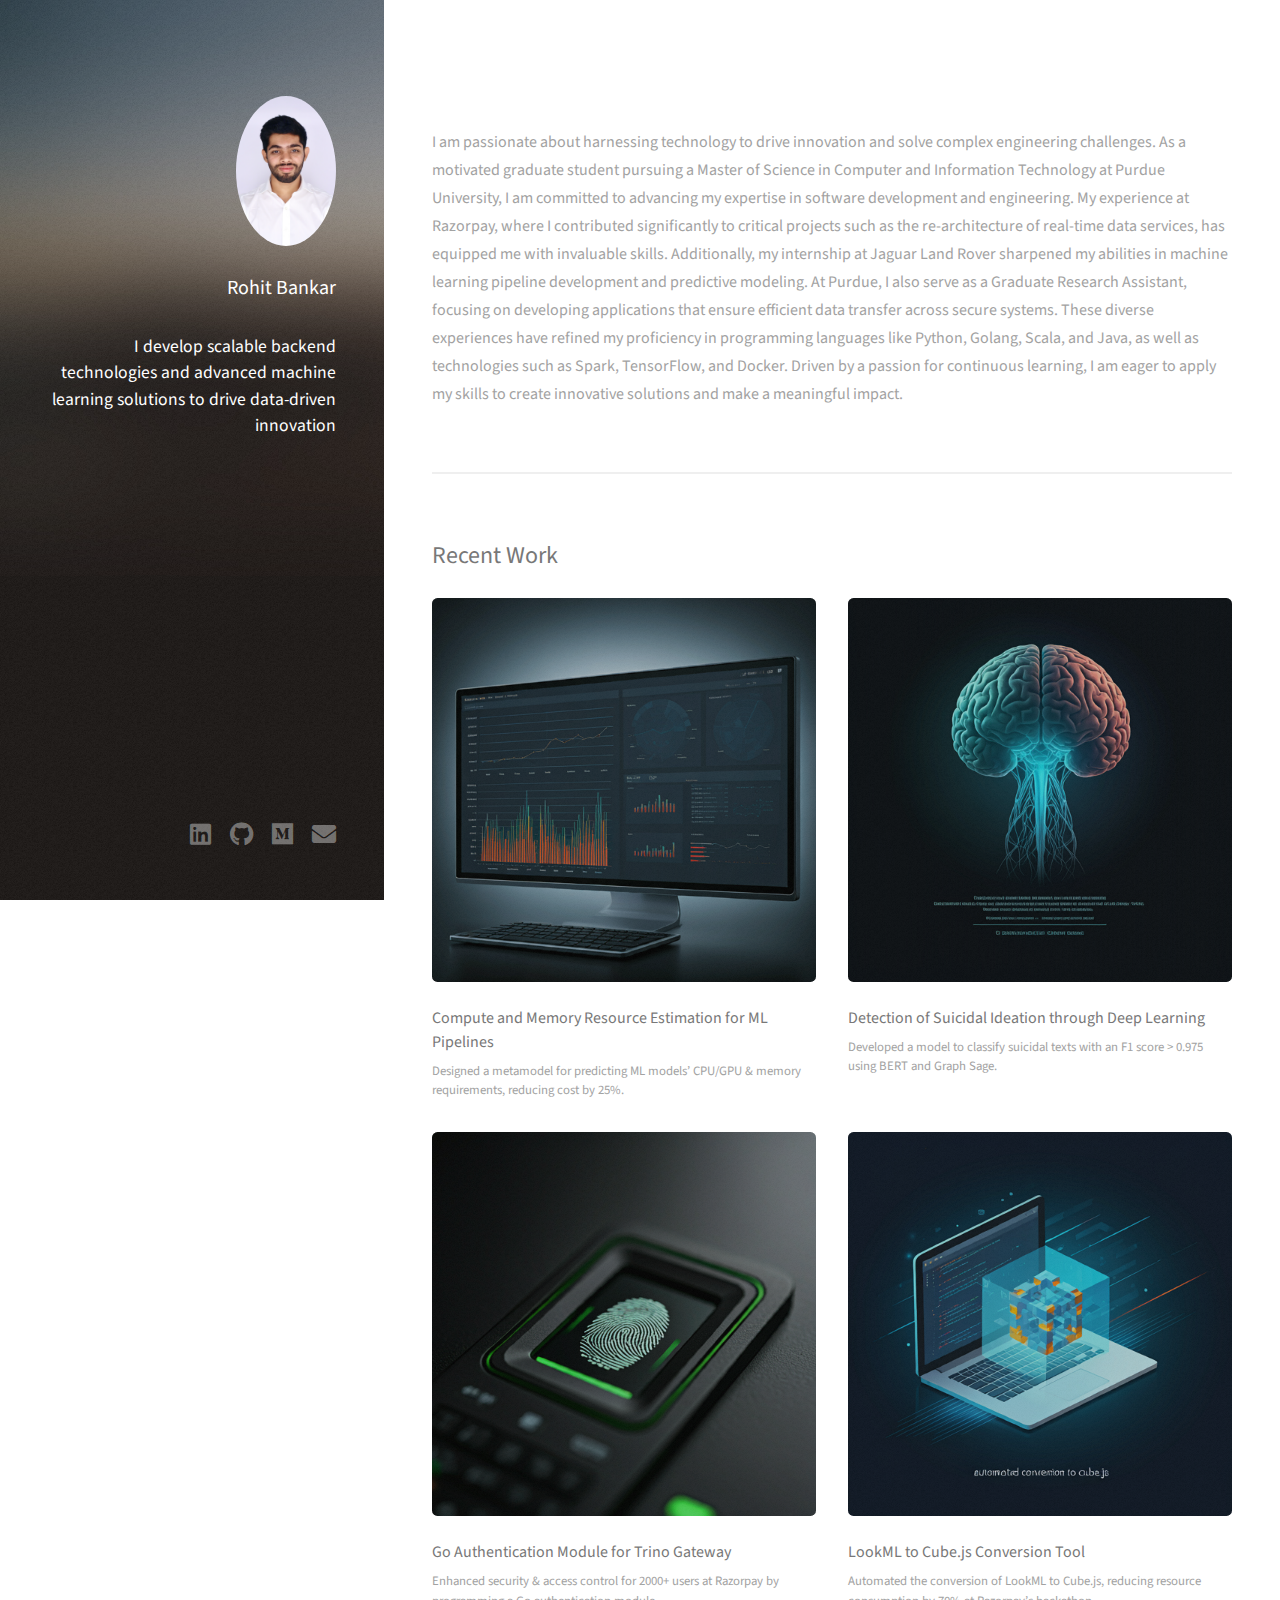
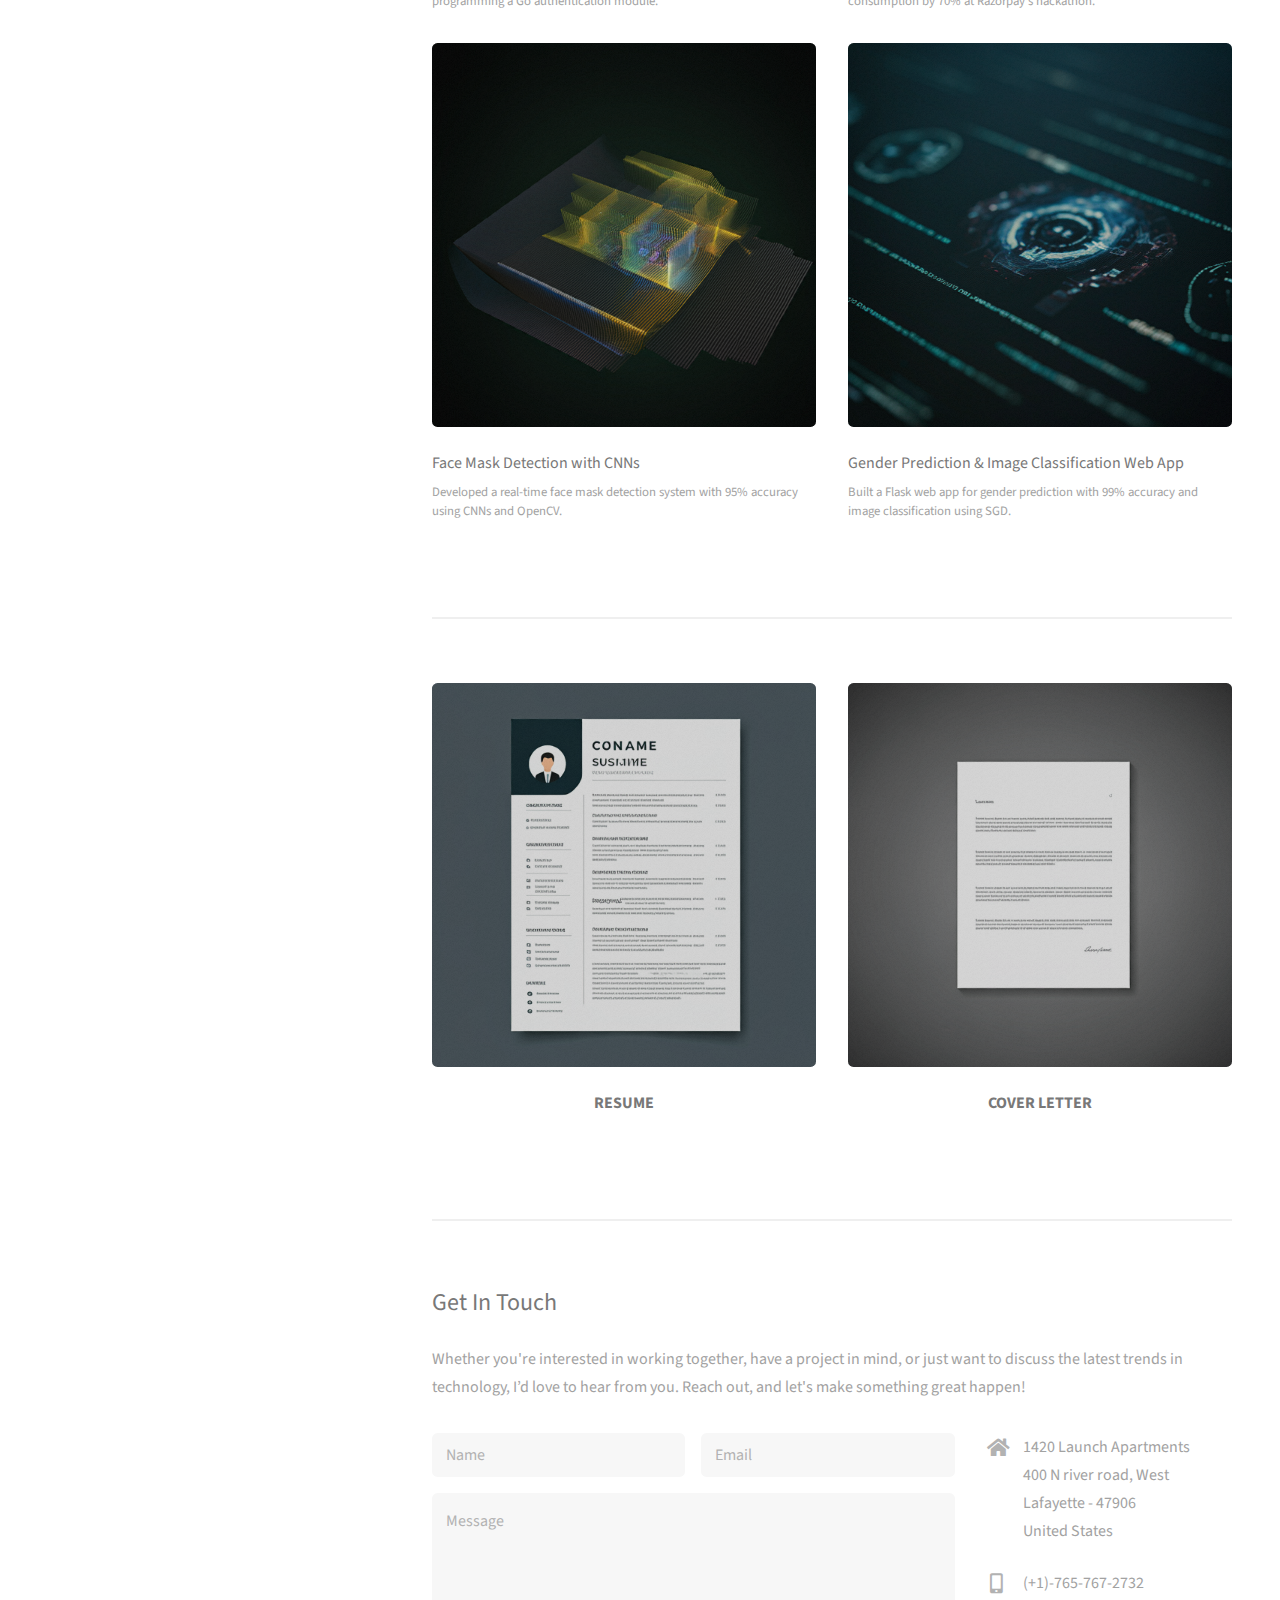
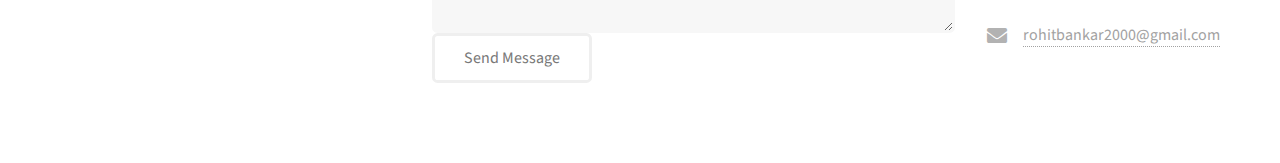
<file: index.html>
<!DOCTYPE HTML>
<!--
	Strata by HTML5 UP
	html5up.net | @ajlkn
	Free for personal and commercial use under the CCA 3.0 license (html5up.net/license)
-->
<html>
	<head>
		<title>Rohit's Zone</title>
		<meta charset="utf-8" />
		<meta name="viewport" content="width=device-width, initial-scale=1, user-scalable=no" />
		<link rel="stylesheet" href="assets/css/main.css" />
	</head>
	<body class="is-preload">

		<!-- Header -->
			<header id="header">
				<div class="inner">
					<a href="#" class="image avatar"><img src="images/rohit.jpg" alt="" /></a>
					<h1><strong>Rohit Bankar</strong><br /></h1>
					<br />
					<h4>I develop scalable backend technologies and advanced machine learning solutions to drive data-driven innovation</h4>
				</div>
			</header>

		<!-- Main -->
			<div id="main">

				<!-- One -->
					<section id="one">
						<header class="major">
							<h2></h2>
						</header>
						<p>
							I am passionate about harnessing technology to drive innovation and solve complex
							engineering challenges. As a motivated graduate student pursuing a Master of Science in
							Computer and Information Technology at Purdue University, I am committed to advancing my
							expertise in software development and engineering. My experience at Razorpay, where I
							contributed significantly to critical projects such as the re-architecture of real-time
							data services, has equipped me with invaluable skills. Additionally, my internship at
							Jaguar Land Rover sharpened my abilities in machine learning pipeline development and
							predictive modeling. At Purdue, I also serve as a Graduate Research Assistant, focusing on
							developing applications that ensure efficient data transfer across secure systems. These
							diverse experiences have refined my proficiency in programming languages like Python,
							Golang, Scala, and Java, as well as technologies such as Spark, TensorFlow, and Docker.
							Driven by a passion for continuous learning, I am eager to apply my skills to create
							innovative solutions and make a meaningful impact.
						</p>
<!--						<ul class="actions">-->
<!--							<li><a href="#" class="button">Learn More</a></li>-->
<!--						</ul>-->
					</section>

				<!-- Two -->
					<section id="two">
						<h2>Recent Work</h2>
						<div class="row">
							<!-- Project 1: Resource Estimation for ML Pipelines -->
							<article class="col-6 col-12-xsmall work-item">
								<a class="image fit thumb">
									<img src="images/thumbs/machine_learning_resource.png" alt="Resource Estimation for ML Pipelines" />
								</a>
								<h3>Compute and Memory Resource Estimation for ML Pipelines</h3>
								<p>Designed a metamodel for predicting ML models’ CPU/GPU & memory requirements, reducing cost by 25%.</p>
							</article>

							<!-- Project 2: Detection of Suicidal Ideation -->
							<article class="col-6 col-12-xsmall work-item">
								<a class="image fit thumb">
									<img src="images/thumbs/suicidial_ideation_detection.png" alt="Detection of Suicidal Ideation" />
								</a>
								<h3>Detection of Suicidal Ideation through Deep Learning</h3>
								<p>Developed a model to classify suicidal texts with an F1 score > 0.975 using BERT and Graph Sage.</p>
							</article>

							<!-- Project 3: Go Authentication Module -->
							<article class="col-6 col-12-xsmall work-item">
								<a class="image fit thumb">
									<img src="images/thumbs/authentication.png" alt="Go Authentication Module" />
								</a>
								<h3>Go Authentication Module for Trino Gateway</h3>
								<p>Enhanced security & access control for 2000+ users at Razorpay by programming a Go authentication module.</p>
							</article>

							<!-- Project 4: LookML to Cube.js Converter -->
							<article class="col-6 col-12-xsmall work-item">
								<a class="image fit thumb">
									<img src="images/thumbs/lookml_cubejs.png" alt="LookML to Cube.js Converter" />
								</a>
								<h3>LookML to Cube.js Conversion Tool</h3>
								<p>Automated the conversion of LookML to Cube.js, reducing resource consumption by 70% at Razorpay’s hackathon.</p>
							</article>

							<!-- Project 5: Face Mask Detection -->
							<article class="col-6 col-12-xsmall work-item">
								<a class="image fit thumb">
									<img src="images/thumbs/face_cnn.png" alt="Face Mask Detection" />
								</a>
								<h3>Face Mask Detection with CNNs</h3>
								<p>Developed a real-time face mask detection system with 95% accuracy using CNNs and OpenCV.</p>
							</article>

							<!-- Project 6: Gender Prediction Web App -->
							<article class="col-6 col-12-xsmall work-item">
								<a class="image fit thumb">
									<img src="images/thumbs/gender_prediction.png" alt="Gender Prediction Web App" />
								</a>
								<h3>Gender Prediction & Image Classification Web App</h3>
								<p>Built a Flask web app for gender prediction with 99% accuracy and image classification using SGD.</p>
							</article>
						</div>
					</section>
				<!-- Three -->
				<section id="three">
						<div class="row">
							<!-- Project 1: Resource Estimation for ML Pipelines -->
							<article class="col-6 col-12-xsmall work-item">
								<a href="materials/resume.pdf" class="image fit thumb"">
									<img src="images/thumbs/resume.png" alt="Rohit Bankar Resume" />
								</a>
								<h3 style="text-align: center; font-weight: bold;">RESUME</h3>
							</article>

							<!-- Project 2: Detection of Suicidal Ideation -->
							<article class="col-6 col-12-xsmall work-item">
								<a href="materials/cover_letter.pdf" class="image fit thumb">
									<img src="images/thumbs/cover_letter.png" alt="Rohit Bankar Cover Letter" />
								</a>
								<h3 style="text-align: center; font-weight: bold;">COVER LETTER</h3>
							</article>
						</div>
					</section>
				</section>

				<!-- Four -->
					<section id="four">
					  <h2>Get In Touch</h2>
					  <p>Whether you're interested in working together, have a project in mind, or just want to discuss the latest trends in technology, I’d love to hear from you. Reach out, and let's make something great happen!</p>
					  <div class="row">
						<div class="col-8 col-12-small">
						  <form method="post" action="https://formspree.io/f/xkgnbndp">
							<div class="row gtr-uniform gtr-50">
							  <div class="col-6 col-12-xsmall"><input type="text" name="name" id="name" placeholder="Name" /></div>
							  <div class="col-6 col-12-xsmall"><input type="email" name="email" id="email" placeholder="Email" /></div>
							  <div class="col-12"><textarea name="message" id="message" placeholder="Message" rows="4"></textarea></div>
							</div>
							<ul class="actions">
							  <li><input type="submit" value="Send Message" /></li>
							</ul>
						  </form>
						</div>
						<div class="col-4 col-12-small">
						  <ul class="labeled-icons">
							<li>
							  <h3 class="icon solid fa-home"><span class="label">Address</span></h3>
							  1420 Launch Apartments<br />
							  400 N river road, West Lafayette - 47906<br />
							  United States
							</li>
							<li>
							  <h3 class="icon solid fa-mobile-alt"><span class="label">Phone</span></h3>
							  (+1)-765-767-2732
							</li>
							<li>
							  <h3 class="icon solid fa-envelope"><span class="label">Email</span></h3>
							  <a href="mailto:rohitbankar2000@gmail.com">rohitbankar2000@gmail.com</a>
							</li>
						  </ul>
						</div>
					  </div>
					</section>


			</div>

		<!-- Footer -->
			<footer id="footer">
				<div class="inner">
					<ul class="icons">
						<li><a href="https://www.linkedin.com/in/rohitbankar/" class="icon brands fa-linkedin"><span class="label">LinkedIn</span></a></li>
						<li><a href="https://github.com/rbb17" class="icon brands fa-github"><span class="label">Github</span></a></li>
						<li><a href="https://rohitbankar.medium.com/" class="icon brands fa-medium"><span class="label">Medium</span></a></li>
						<li><a href="mailto:rohitbankar2000@gmail.com" class="icon solid fa-envelope"><span class="label">Email</span></a></li>
					</ul>
				</div>
			</footer>

		<!-- Scripts -->
			<script src="assets/js/jquery.min.js"></script>
			<script src="assets/js/jquery.poptrox.min.js"></script>
			<script src="assets/js/browser.min.js"></script>
			<script src="assets/js/breakpoints.min.js"></script>
			<script src="assets/js/util.js"></script>
			<script src="assets/js/main.js"></script>

	</body>
</html>
</file>
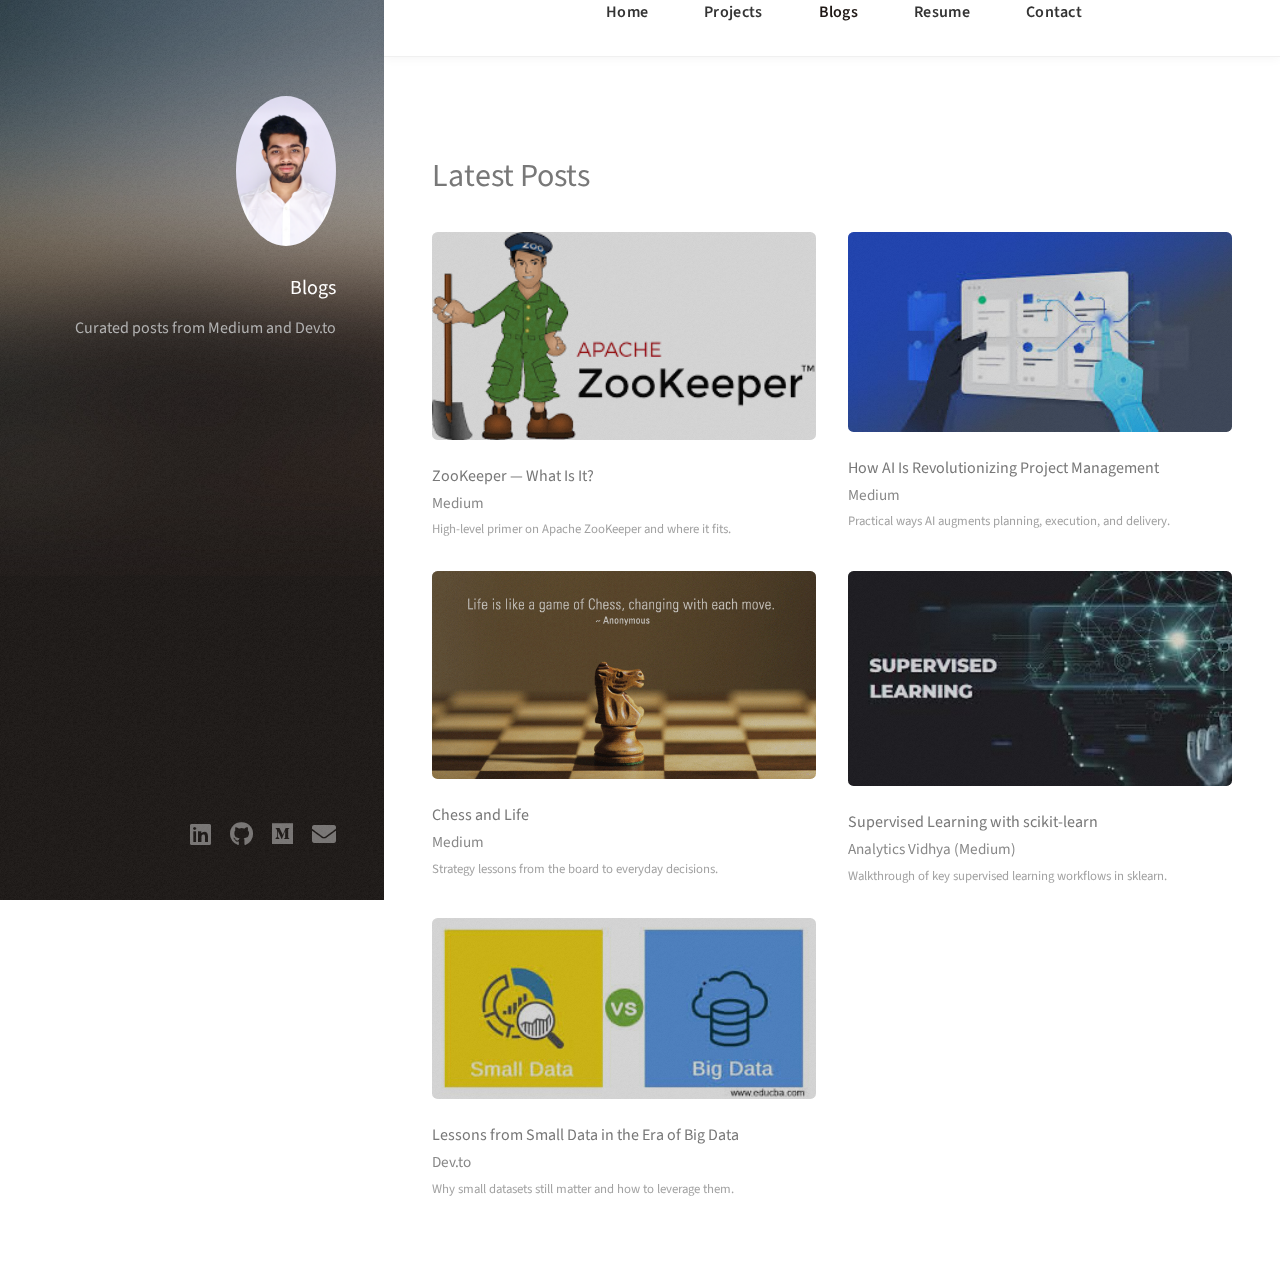
<file: blogs.html>
<!DOCTYPE HTML>
<html>
  <head>
    <title>Blogs | Rohit's Zone</title>
    <meta charset="utf-8" />
    <meta name="viewport" content="width=device-width, initial-scale=1, user-scalable=no" />
    <link rel="stylesheet" href="assets/css/main.css" />
    <link rel="stylesheet" href="assets/css/custom.css" />
  </head>
  <body class="is-preload">
    <!-- Top Navbar -->
    <nav class="topnav" role="navigation">
      <div class="container">
        <button class="nav-toggle" aria-label="Toggle navigation" aria-expanded="false">&#9776;</button>
        <ul class="nav-links">
          <li><a href="index.html">Home</a></li>
          <li><a href="index.html#two">Projects</a></li>
          <li><a href="blogs.html" class="active">Blogs</a></li>
          <li><a href="index.html#three">Resume</a></li>
          <li><a href="index.html#four">Contact</a></li>
        </ul>
      </div>
    </nav>

    <!-- Header -->
    <header id="header">
      <div class="inner">
        <a href="index.html" class="image avatar"><img src="images/rohit.jpg" alt="Rohit" /></a>
        <h1><strong>Blogs</strong></h1>
        <p style="margin-top: .5rem;">Curated posts from Medium and Dev.to</p>
      </div>
    </header>

    <!-- Main -->
    <div id="main">
      <section id="blogs">
        <header class="major">
          <h2>Latest Posts</h2>
        </header>
        <div id="blog-list" class="row"></div>
      </section>
    </div>

    <!-- Footer -->
    <footer id="footer">
      <div class="inner">
        <ul class="icons">
          <li><a href="https://www.linkedin.com/in/rohitbankar/" class="icon brands fa-linkedin"><span class="label">LinkedIn</span></a></li>
          <li><a href="https://github.com/rbb17" class="icon brands fa-github"><span class="label">Github</span></a></li>
          <li><a href="https://rohitbankar.medium.com/" class="icon brands fa-medium"><span class="label">Medium</span></a></li>
          <li><a href="mailto:rohitbankar2000@gmail.com" class="icon solid fa-envelope"><span class="label">Email</span></a></li>
        </ul>
      </div>
    </footer>

    <!-- Scripts -->
    <script src="assets/js/jquery.min.js"></script>
    <script src="assets/js/browser.min.js"></script>
    <script src="assets/js/breakpoints.min.js"></script>
    <script src="assets/js/util.js"></script>
    <script src="assets/js/main.js"></script>
    <script src="assets/js/nav.js"></script>
    <script src="assets/js/blogs.js"></script>
  </body>
  </html>
</file>
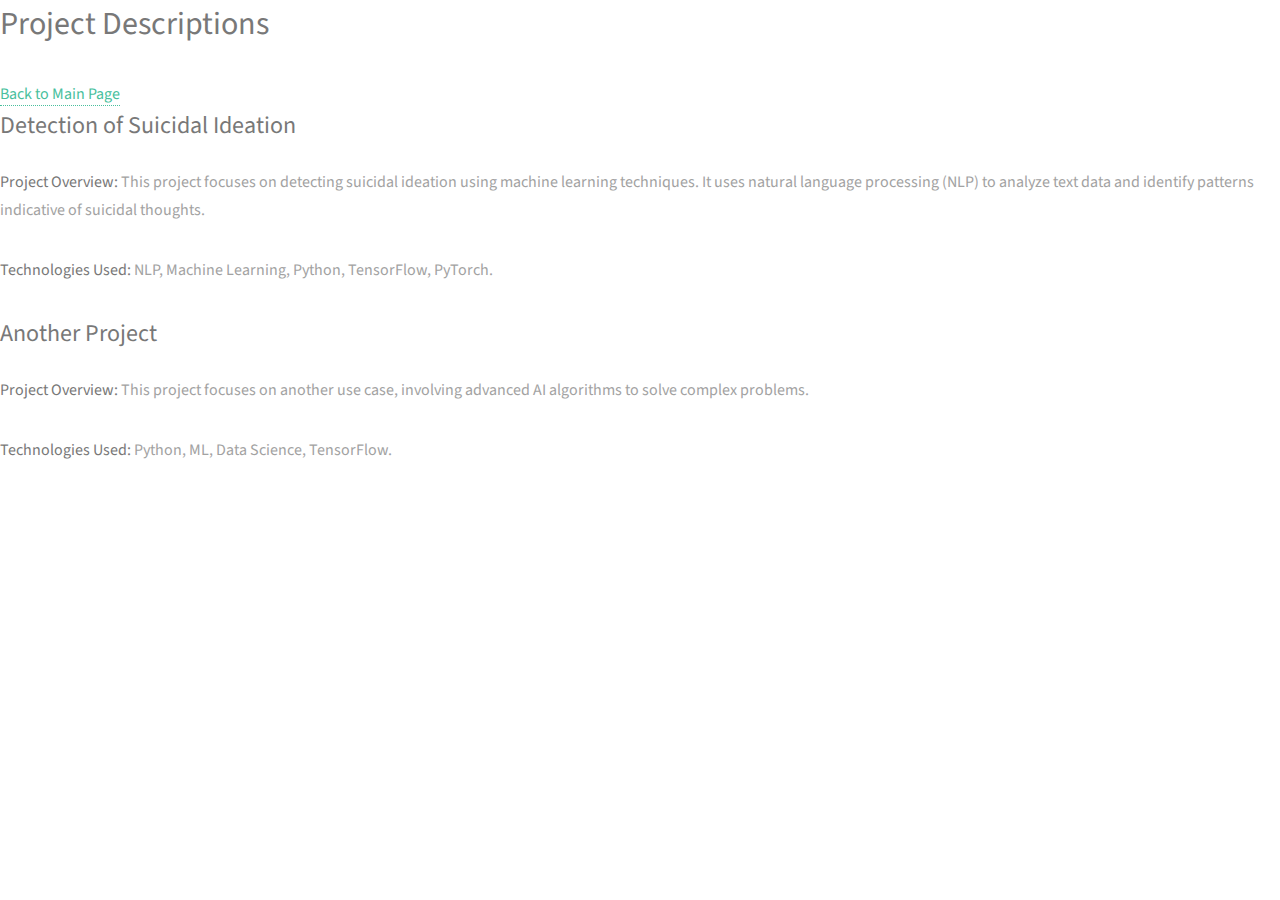
<file: projects.html>
<!-- projects.html -->
<!DOCTYPE html>
<html lang="en">
<head>
    <meta charset="UTF-8">
    <meta name="viewport" content="width=device-width, initial-scale=1.0">
    <title>Project Descriptions</title>
    <link rel="stylesheet" href="assets/css/main.css">
</head>
<body>

    <header>
        <h1>Project Descriptions</h1>
        <a href="index.html">Back to Main Page</a>
    </header>

    <section id="suicidal-ideation">
        <h2>Detection of Suicidal Ideation</h2>
        <p><strong>Project Overview:</strong> This project focuses on detecting suicidal ideation using machine learning techniques. It uses natural language processing (NLP) to analyze text data and identify patterns indicative of suicidal thoughts.</p>
        <p><strong>Technologies Used:</strong> NLP, Machine Learning, Python, TensorFlow, PyTorch.</p>
    </section>

    <section id="another-project">
        <h2>Another Project</h2>
        <p><strong>Project Overview:</strong> This project focuses on another use case, involving advanced AI algorithms to solve complex problems.</p>
        <p><strong>Technologies Used:</strong> Python, ML, Data Science, TensorFlow.</p>
    </section>

</body>
</html>
</file>
<file: assets/css/custom.css>
/* Top Navbar Overrides for Strata theme */

/* Offset main content to avoid overlap */
#main { margin-top: 56px; }

.topnav {
  position: fixed;
  top: 0;
  left: 35%;
  width: calc(100% - 35%);
  z-index: 9999;
  background: rgba(255,255,255,0.96); /* whitish */
  backdrop-filter: saturate(120%) blur(4px);
  border-bottom: 1px solid rgba(0,0,0,0.06);
  box-shadow: 0 2px 10px rgba(0,0,0,0.04);
}

.topnav .container {
  max-width: 68rem;
  margin: 0;
  height: 56px;
  display: flex;
  align-items: center;
  justify-content: center; /* center links for better balance */
  padding: 0 1rem;
}

/* No brand element used */

.topnav .nav-links {
  display: flex;
  align-items: center;
  gap: 1.5rem; /* more spacing between items */
  list-style: none;
}

.topnav .nav-links a {
  color: #333;
  border-bottom: none;
  padding: 0.5rem 0.75rem;
  border-radius: 6px;
  font-weight: 600;
  letter-spacing: 0.3px;
  font-size: 1rem; /* clearer nav text */
}

.topnav .nav-links a:hover {
  color: #1f1815;
  background: rgba(73,191,157,0.12);
}

.topnav .nav-links a.active {
  color: #1f1815;
  background: transparent;
}

.topnav .nav-toggle {
  display: none;
  background: transparent;
  color: #333; /* dark icon on light nav */
  font-size: 1.25rem;
  border: 0;
  padding: 0.25rem 0.5rem;
}

/* Mobile */
@media screen and (max-width: 1280px) {
  .topnav {
    left: 30%;
    width: calc(100% - 30%);
  }
}

@media screen and (max-width: 980px) {
  /* Header stacks; navbar spans full width */
  #main { margin-top: 52px; }
  .topnav {
    left: 0;
    width: 100%;
  }
}

@media screen and (max-width: 736px) {
  .topnav .container { height: 52px; }
  .topnav .nav-toggle { display: inline-block; }
  .topnav .nav-links {
    position: absolute;
    top: 52px; left: 0; right: 0;
    flex-direction: column;
    align-items: flex-start;
    background: rgba(255,255,255,0.98);
    padding: 0.5rem 1rem 0.75rem;
    display: none;
    border-bottom: 1px solid rgba(0,0,0,0.06);
    border-top: 1px solid rgba(0,0,0,0.06);
  }
  .topnav.open .nav-links { display: flex; }

  .topnav .nav-links a {
    width: 100%;
    padding: 0.75rem 0.5rem;
  }
}

/* Blog cards */
#blogs .work-item h3 {
  margin-top: 0.65rem;
  margin-bottom: 0.25rem;
}

#blogs .work-item h3 a {
  color: inherit;
  border-bottom: none;
}

#blogs .work-item h3 a:hover {
  color: #49bf9d;
}

#blogs .work-item p.meta {
  color: #888;
  font-size: 0.95em;
  margin-bottom: 0.35rem;
}
</file>
<file: assets/css/main.css>
@import url("fontawesome-all.min.css");
@import url("https://fonts.googleapis.com/css?family=Source+Sans+Pro:400,400italic");

/*
	Strata by HTML5 UP
	html5up.net | @ajlkn
	Free for personal and commercial use under the CCA 3.0 license (html5up.net/license)
*/

html, body, div, span, applet, object,
iframe, h1, h2, h3, h4, h5, h6, p, blockquote,
pre, a, abbr, acronym, address, big, cite,
code, del, dfn, em, img, ins, kbd, q, s, samp,
small, strike, strong, sub, sup, tt, var, b,
u, i, center, dl, dt, dd, ol, ul, li, fieldset,
form, label, legend, table, caption, tbody,
tfoot, thead, tr, th, td, article, aside,
canvas, details, embed, figure, figcaption,
footer, header, hgroup, menu, nav, output, ruby,
section, summary, time, mark, audio, video {
	margin: 0;
	padding: 0;
	border: 0;
	font-size: 100%;
	font: inherit;
	vertical-align: baseline;}

article, aside, details, figcaption, figure,
footer, header, hgroup, menu, nav, section {
	display: block;}

body {
	line-height: 1;
}

ol, ul {
	list-style: none;
}

blockquote, q {
	quotes: none;
}

	blockquote:before, blockquote:after, q:before, q:after {
		content: '';
		content: none;
	}

table {
	border-collapse: collapse;
	border-spacing: 0;
}

body {
	-webkit-text-size-adjust: none;
}

mark {
	background-color: transparent;
	color: inherit;
}

input::-moz-focus-inner {
	border: 0;
	padding: 0;
}

input, select, textarea {
	-moz-appearance: none;
	-webkit-appearance: none;
	-ms-appearance: none;
	appearance: none;
}

/* Basic */

	html {
		box-sizing: border-box;
	}

	*, *:before, *:after {
		box-sizing: inherit;
	}

	body {
		background: #fff;
	}

		body.is-preload *, body.is-preload *:before, body.is-preload *:after {
			-moz-animation: none !important;
			-webkit-animation: none !important;
			-ms-animation: none !important;
			animation: none !important;
			-moz-transition: none !important;
			-webkit-transition: none !important;
			-ms-transition: none !important;
			transition: none !important;
		}

	body, input, select, textarea {
		color: #a2a2a2;
		font-family: "Source Sans Pro", Helvetica, sans-serif;
		font-size: 16pt;
		font-weight: 400;
		line-height: 1.75em;
	}

	a {
		-moz-transition: color 0.2s ease-in-out, border-color 0.2s ease-in-out;
		-webkit-transition: color 0.2s ease-in-out, border-color 0.2s ease-in-out;
		-ms-transition: color 0.2s ease-in-out, border-color 0.2s ease-in-out;
		transition: color 0.2s ease-in-out, border-color 0.2s ease-in-out;
		border-bottom: dotted 1px;
		color: #49bf9d;
		text-decoration: none;
	}

		a:hover {
			border-bottom-color: transparent;
			color: #49bf9d !important;
			text-decoration: none;
		}

	strong, b {
		color: #787878;
		font-weight: 400;
	}

	em, i {
		font-style: italic;
	}

	p {
		margin: 0 0 2em 0;
	}

	h1, h2, h3, h4, h5, h6 {
		color: #787878;
		font-weight: 400;
		line-height: 1em;
		margin: 0 0 1em 0;
	}

		h1 a, h2 a, h3 a, h4 a, h5 a, h6 a {
			color: inherit;
			text-decoration: none;
		}

	h1 {
		font-size: 2em;
		line-height: 1.5em;
	}

	h2 {
		font-size: 1.5em;
		line-height: 1.5em;
	}

	h3 {
		font-size: 1.25em;
		line-height: 1.5em;
	}

	h4 {
		font-size: 1.1em;
		line-height: 1.5em;
	}

	h5 {
		font-size: 0.9em;
		line-height: 1.5em;
	}

	h6 {
		font-size: 0.7em;
		line-height: 1.5em;
	}

	sub {
		font-size: 0.8em;
		position: relative;
		top: 0.5em;
	}

	sup {
		font-size: 0.8em;
		position: relative;
		top: -0.5em;
	}

	hr {
		border: 0;
		border-bottom: solid 2px #efefef;
		margin: 2em 0;
	}

		hr.major {
			margin: 3em 0;
		}

	blockquote {
		border-left: solid 6px #efefef;
		font-style: italic;
		margin: 0 0 2em 0;
		padding: 0.5em 0 0.5em 1.5em;
	}

	code {
		background: #f7f7f7;
		border-radius: 0.35em;
		border: solid 2px #efefef;
		font-family: "Courier New", monospace;
		font-size: 0.9em;
		margin: 0 0.25em;
		padding: 0.25em 0.65em;
	}

	pre {
		-webkit-overflow-scrolling: touch;
		font-family: "Courier New", monospace;
		font-size: 0.9em;
		margin: 0 0 2em 0;
	}

		pre code {
			display: block;
			line-height: 1.75em;
			padding: 1em 1.5em;
			overflow-x: auto;
		}

	.align-left {
		text-align: left;
	}

	.align-center {
		text-align: center;
	}

	.align-right {
		text-align: right;
	}

/* Container */

	.container {
		margin: 0 auto;
		max-width: calc(100% - 4em);
		width: 100%;
	}

		.container.xsmall {
			width: 25%;
		}

		.container.small {
			width: 50%;
		}

		.container.medium {
			width: 75%;
		}

		.container.large {
			width: 125%;
		}

		.container.xlarge {
			width: 150%;
		}

		.container.max {
			width: 100%;
		}

		@media screen and (max-width: 980px) {

			.container {
				width: 100% !important;
				max-width: 100% !important;
			}

		}

		@media screen and (max-width: 480px) {

			.container {
				max-width: calc(100% - 3em);
			}

		}

/* Row */

	.row {
		display: flex;
		flex-wrap: wrap;
		box-sizing: border-box;
		align-items: stretch;
	}

		.row > * {
			box-sizing: border-box;
		}

		.row.gtr-uniform > * > :last-child {
			margin-bottom: 0;
		}

		.row.aln-left {
			justify-content: flex-start;
		}

		.row.aln-center {
			justify-content: center;
		}

		.row.aln-right {
			justify-content: flex-end;
		}

		.row.aln-top {
			align-items: flex-start;
		}

		.row.aln-middle {
			align-items: center;
		}

		.row.aln-bottom {
			align-items: flex-end;
		}

		.row > .imp {
			order: -1;
		}

		.row > .col-1 {
			width: 8.33333%;
		}

		.row > .off-1 {
			margin-left: 8.33333%;
		}

		.row > .col-2 {
			width: 16.66667%;
		}

		.row > .off-2 {
			margin-left: 16.66667%;
		}

		.row > .col-3 {
			width: 25%;
		}

		.row > .off-3 {
			margin-left: 25%;
		}

		.row > .col-4 {
			width: 33.33333%;
		}

		.row > .off-4 {
			margin-left: 33.33333%;
		}

		.row > .col-5 {
			width: 41.66667%;
		}

		.row > .off-5 {
			margin-left: 41.66667%;
		}

		.row > .col-6 {
			width: 50%;
		}

		.row > .off-6 {
			margin-left: 50%;
		}

		.row > .col-7 {
			width: 58.33333%;
		}

		.row > .off-7 {
			margin-left: 58.33333%;
		}

		.row > .col-8 {
			width: 66.66667%;
		}

		.row > .off-8 {
			margin-left: 66.66667%;
		}

		.row > .col-9 {
			width: 75%;
		}

		.row > .off-9 {
			margin-left: 75%;
		}

		.row > .col-10 {
			width: 83.33333%;
		}

		.row > .off-10 {
			margin-left: 83.33333%;
		}

		.row > .col-11 {
			width: 91.66667%;
		}

		.row > .off-11 {
			margin-left: 91.66667%;
		}

		.row > .col-12 {
			width: 100%;
		}

		.row > .off-12 {
			margin-left: 100%;
		}

		.row.gtr-0 {
			margin-top: 0;
			margin-left: 0em;
		}

			.row.gtr-0 > * {
				padding: 0 0 0 0em;
			}

			.row.gtr-0.gtr-uniform {
				margin-top: 0em;
			}

				.row.gtr-0.gtr-uniform > * {
					padding-top: 0em;
				}

		.row.gtr-25 {
			margin-top: 0;
			margin-left: -0.625em;
		}

			.row.gtr-25 > * {
				padding: 0 0 0 0.625em;
			}

			.row.gtr-25.gtr-uniform {
				margin-top: -0.625em;
			}

				.row.gtr-25.gtr-uniform > * {
					padding-top: 0.625em;
				}

		.row.gtr-50 {
			margin-top: 0;
			margin-left: -1.25em;
		}

			.row.gtr-50 > * {
				padding: 0 0 0 1.25em;
			}

			.row.gtr-50.gtr-uniform {
				margin-top: -1.25em;
			}

				.row.gtr-50.gtr-uniform > * {
					padding-top: 1.25em;
				}

		.row {
			margin-top: 0;
			margin-left: -2.5em;
		}

			.row > * {
				padding: 0 0 0 2.5em;
			}

			.row.gtr-uniform {
				margin-top: -2.5em;
			}

				.row.gtr-uniform > * {
					padding-top: 2.5em;
				}

		.row.gtr-150 {
			margin-top: 0;
			margin-left: -3.75em;
		}

			.row.gtr-150 > * {
				padding: 0 0 0 3.75em;
			}

			.row.gtr-150.gtr-uniform {
				margin-top: -3.75em;
			}

				.row.gtr-150.gtr-uniform > * {
					padding-top: 3.75em;
				}

		.row.gtr-200 {
			margin-top: 0;
			margin-left: -5em;
		}

			.row.gtr-200 > * {
				padding: 0 0 0 5em;
			}

			.row.gtr-200.gtr-uniform {
				margin-top: -5em;
			}

				.row.gtr-200.gtr-uniform > * {
					padding-top: 5em;
				}

		@media screen and (max-width: 1800px) {

			.row {
				display: flex;
				flex-wrap: wrap;
				box-sizing: border-box;
				align-items: stretch;
			}

				.row > * {
					box-sizing: border-box;
				}

				.row.gtr-uniform > * > :last-child {
					margin-bottom: 0;
				}

				.row.aln-left {
					justify-content: flex-start;
				}

				.row.aln-center {
					justify-content: center;
				}

				.row.aln-right {
					justify-content: flex-end;
				}

				.row.aln-top {
					align-items: flex-start;
				}

				.row.aln-middle {
					align-items: center;
				}

				.row.aln-bottom {
					align-items: flex-end;
				}

				.row > .imp-xlarge {
					order: -1;
				}

				.row > .col-1-xlarge {
					width: 8.33333%;
				}

				.row > .off-1-xlarge {
					margin-left: 8.33333%;
				}

				.row > .col-2-xlarge {
					width: 16.66667%;
				}

				.row > .off-2-xlarge {
					margin-left: 16.66667%;
				}

				.row > .col-3-xlarge {
					width: 25%;
				}

				.row > .off-3-xlarge {
					margin-left: 25%;
				}

				.row > .col-4-xlarge {
					width: 33.33333%;
				}

				.row > .off-4-xlarge {
					margin-left: 33.33333%;
				}

				.row > .col-5-xlarge {
					width: 41.66667%;
				}

				.row > .off-5-xlarge {
					margin-left: 41.66667%;
				}

				.row > .col-6-xlarge {
					width: 50%;
				}

				.row > .off-6-xlarge {
					margin-left: 50%;
				}

				.row > .col-7-xlarge {
					width: 58.33333%;
				}

				.row > .off-7-xlarge {
					margin-left: 58.33333%;
				}

				.row > .col-8-xlarge {
					width: 66.66667%;
				}

				.row > .off-8-xlarge {
					margin-left: 66.66667%;
				}

				.row > .col-9-xlarge {
					width: 75%;
				}

				.row > .off-9-xlarge {
					margin-left: 75%;
				}

				.row > .col-10-xlarge {
					width: 83.33333%;
				}

				.row > .off-10-xlarge {
					margin-left: 83.33333%;
				}

				.row > .col-11-xlarge {
					width: 91.66667%;
				}

				.row > .off-11-xlarge {
					margin-left: 91.66667%;
				}

				.row > .col-12-xlarge {
					width: 100%;
				}

				.row > .off-12-xlarge {
					margin-left: 100%;
				}

				.row.gtr-0 {
					margin-top: 0;
					margin-left: 0em;
				}

					.row.gtr-0 > * {
						padding: 0 0 0 0em;
					}

					.row.gtr-0.gtr-uniform {
						margin-top: 0em;
					}

						.row.gtr-0.gtr-uniform > * {
							padding-top: 0em;
						}

				.row.gtr-25 {
					margin-top: 0;
					margin-left: -0.625em;
				}

					.row.gtr-25 > * {
						padding: 0 0 0 0.625em;
					}

					.row.gtr-25.gtr-uniform {
						margin-top: -0.625em;
					}

						.row.gtr-25.gtr-uniform > * {
							padding-top: 0.625em;
						}

				.row.gtr-50 {
					margin-top: 0;
					margin-left: -1.25em;
				}

					.row.gtr-50 > * {
						padding: 0 0 0 1.25em;
					}

					.row.gtr-50.gtr-uniform {
						margin-top: -1.25em;
					}

						.row.gtr-50.gtr-uniform > * {
							padding-top: 1.25em;
						}

				.row {
					margin-top: 0;
					margin-left: -2.5em;
				}

					.row > * {
						padding: 0 0 0 2.5em;
					}

					.row.gtr-uniform {
						margin-top: -2.5em;
					}

						.row.gtr-uniform > * {
							padding-top: 2.5em;
						}

				.row.gtr-150 {
					margin-top: 0;
					margin-left: -3.75em;
				}

					.row.gtr-150 > * {
						padding: 0 0 0 3.75em;
					}

					.row.gtr-150.gtr-uniform {
						margin-top: -3.75em;
					}

						.row.gtr-150.gtr-uniform > * {
							padding-top: 3.75em;
						}

				.row.gtr-200 {
					margin-top: 0;
					margin-left: -5em;
				}

					.row.gtr-200 > * {
						padding: 0 0 0 5em;
					}

					.row.gtr-200.gtr-uniform {
						margin-top: -5em;
					}

						.row.gtr-200.gtr-uniform > * {
							padding-top: 5em;
						}

		}

		@media screen and (max-width: 1280px) {

			.row {
				display: flex;
				flex-wrap: wrap;
				box-sizing: border-box;
				align-items: stretch;
			}

				.row > * {
					box-sizing: border-box;
				}

				.row.gtr-uniform > * > :last-child {
					margin-bottom: 0;
				}

				.row.aln-left {
					justify-content: flex-start;
				}

				.row.aln-center {
					justify-content: center;
				}

				.row.aln-right {
					justify-content: flex-end;
				}

				.row.aln-top {
					align-items: flex-start;
				}

				.row.aln-middle {
					align-items: center;
				}

				.row.aln-bottom {
					align-items: flex-end;
				}

				.row > .imp-large {
					order: -1;
				}

				.row > .col-1-large {
					width: 8.33333%;
				}

				.row > .off-1-large {
					margin-left: 8.33333%;
				}

				.row > .col-2-large {
					width: 16.66667%;
				}

				.row > .off-2-large {
					margin-left: 16.66667%;
				}

				.row > .col-3-large {
					width: 25%;
				}

				.row > .off-3-large {
					margin-left: 25%;
				}

				.row > .col-4-large {
					width: 33.33333%;
				}

				.row > .off-4-large {
					margin-left: 33.33333%;
				}

				.row > .col-5-large {
					width: 41.66667%;
				}

				.row > .off-5-large {
					margin-left: 41.66667%;
				}

				.row > .col-6-large {
					width: 50%;
				}

				.row > .off-6-large {
					margin-left: 50%;
				}

				.row > .col-7-large {
					width: 58.33333%;
				}

				.row > .off-7-large {
					margin-left: 58.33333%;
				}

				.row > .col-8-large {
					width: 66.66667%;
				}

				.row > .off-8-large {
					margin-left: 66.66667%;
				}

				.row > .col-9-large {
					width: 75%;
				}

				.row > .off-9-large {
					margin-left: 75%;
				}

				.row > .col-10-large {
					width: 83.33333%;
				}

				.row > .off-10-large {
					margin-left: 83.33333%;
				}

				.row > .col-11-large {
					width: 91.66667%;
				}

				.row > .off-11-large {
					margin-left: 91.66667%;
				}

				.row > .col-12-large {
					width: 100%;
				}

				.row > .off-12-large {
					margin-left: 100%;
				}

				.row.gtr-0 {
					margin-top: 0;
					margin-left: 0em;
				}

					.row.gtr-0 > * {
						padding: 0 0 0 0em;
					}

					.row.gtr-0.gtr-uniform {
						margin-top: 0em;
					}

						.row.gtr-0.gtr-uniform > * {
							padding-top: 0em;
						}

				.row.gtr-25 {
					margin-top: 0;
					margin-left: -0.5em;
				}

					.row.gtr-25 > * {
						padding: 0 0 0 0.5em;
					}

					.row.gtr-25.gtr-uniform {
						margin-top: -0.5em;
					}

						.row.gtr-25.gtr-uniform > * {
							padding-top: 0.5em;
						}

				.row.gtr-50 {
					margin-top: 0;
					margin-left: -1em;
				}

					.row.gtr-50 > * {
						padding: 0 0 0 1em;
					}

					.row.gtr-50.gtr-uniform {
						margin-top: -1em;
					}

						.row.gtr-50.gtr-uniform > * {
							padding-top: 1em;
						}

				.row {
					margin-top: 0;
					margin-left: -2em;
				}

					.row > * {
						padding: 0 0 0 2em;
					}

					.row.gtr-uniform {
						margin-top: -2em;
					}

						.row.gtr-uniform > * {
							padding-top: 2em;
						}

				.row.gtr-150 {
					margin-top: 0;
					margin-left: -3em;
				}

					.row.gtr-150 > * {
						padding: 0 0 0 3em;
					}

					.row.gtr-150.gtr-uniform {
						margin-top: -3em;
					}

						.row.gtr-150.gtr-uniform > * {
							padding-top: 3em;
						}

				.row.gtr-200 {
					margin-top: 0;
					margin-left: -4em;
				}

					.row.gtr-200 > * {
						padding: 0 0 0 4em;
					}

					.row.gtr-200.gtr-uniform {
						margin-top: -4em;
					}

						.row.gtr-200.gtr-uniform > * {
							padding-top: 4em;
						}

		}

		@media screen and (max-width: 980px) {

			.row {
				display: flex;
				flex-wrap: wrap;
				box-sizing: border-box;
				align-items: stretch;
			}

				.row > * {
					box-sizing: border-box;
				}

				.row.gtr-uniform > * > :last-child {
					margin-bottom: 0;
				}

				.row.aln-left {
					justify-content: flex-start;
				}

				.row.aln-center {
					justify-content: center;
				}

				.row.aln-right {
					justify-content: flex-end;
				}

				.row.aln-top {
					align-items: flex-start;
				}

				.row.aln-middle {
					align-items: center;
				}

				.row.aln-bottom {
					align-items: flex-end;
				}

				.row > .imp-medium {
					order: -1;
				}

				.row > .col-1-medium {
					width: 8.33333%;
				}

				.row > .off-1-medium {
					margin-left: 8.33333%;
				}

				.row > .col-2-medium {
					width: 16.66667%;
				}

				.row > .off-2-medium {
					margin-left: 16.66667%;
				}

				.row > .col-3-medium {
					width: 25%;
				}

				.row > .off-3-medium {
					margin-left: 25%;
				}

				.row > .col-4-medium {
					width: 33.33333%;
				}

				.row > .off-4-medium {
					margin-left: 33.33333%;
				}

				.row > .col-5-medium {
					width: 41.66667%;
				}

				.row > .off-5-medium {
					margin-left: 41.66667%;
				}

				.row > .col-6-medium {
					width: 50%;
				}

				.row > .off-6-medium {
					margin-left: 50%;
				}

				.row > .col-7-medium {
					width: 58.33333%;
				}

				.row > .off-7-medium {
					margin-left: 58.33333%;
				}

				.row > .col-8-medium {
					width: 66.66667%;
				}

				.row > .off-8-medium {
					margin-left: 66.66667%;
				}

				.row > .col-9-medium {
					width: 75%;
				}

				.row > .off-9-medium {
					margin-left: 75%;
				}

				.row > .col-10-medium {
					width: 83.33333%;
				}

				.row > .off-10-medium {
					margin-left: 83.33333%;
				}

				.row > .col-11-medium {
					width: 91.66667%;
				}

				.row > .off-11-medium {
					margin-left: 91.66667%;
				}

				.row > .col-12-medium {
					width: 100%;
				}

				.row > .off-12-medium {
					margin-left: 100%;
				}

				.row.gtr-0 {
					margin-top: 0;
					margin-left: 0em;
				}

					.row.gtr-0 > * {
						padding: 0 0 0 0em;
					}

					.row.gtr-0.gtr-uniform {
						margin-top: 0em;
					}

						.row.gtr-0.gtr-uniform > * {
							padding-top: 0em;
						}

				.row.gtr-25 {
					margin-top: 0;
					margin-left: -0.5em;
				}

					.row.gtr-25 > * {
						padding: 0 0 0 0.5em;
					}

					.row.gtr-25.gtr-uniform {
						margin-top: -0.5em;
					}

						.row.gtr-25.gtr-uniform > * {
							padding-top: 0.5em;
						}

				.row.gtr-50 {
					margin-top: 0;
					margin-left: -1em;
				}

					.row.gtr-50 > * {
						padding: 0 0 0 1em;
					}

					.row.gtr-50.gtr-uniform {
						margin-top: -1em;
					}

						.row.gtr-50.gtr-uniform > * {
							padding-top: 1em;
						}

				.row {
					margin-top: 0;
					margin-left: -2em;
				}

					.row > * {
						padding: 0 0 0 2em;
					}

					.row.gtr-uniform {
						margin-top: -2em;
					}

						.row.gtr-uniform > * {
							padding-top: 2em;
						}

				.row.gtr-150 {
					margin-top: 0;
					margin-left: -3em;
				}

					.row.gtr-150 > * {
						padding: 0 0 0 3em;
					}

					.row.gtr-150.gtr-uniform {
						margin-top: -3em;
					}

						.row.gtr-150.gtr-uniform > * {
							padding-top: 3em;
						}

				.row.gtr-200 {
					margin-top: 0;
					margin-left: -4em;
				}

					.row.gtr-200 > * {
						padding: 0 0 0 4em;
					}

					.row.gtr-200.gtr-uniform {
						margin-top: -4em;
					}

						.row.gtr-200.gtr-uniform > * {
							padding-top: 4em;
						}

		}

		@media screen and (max-width: 736px) {

			.row {
				display: flex;
				flex-wrap: wrap;
				box-sizing: border-box;
				align-items: stretch;
			}

				.row > * {
					box-sizing: border-box;
				}

				.row.gtr-uniform > * > :last-child {
					margin-bottom: 0;
				}

				.row.aln-left {
					justify-content: flex-start;
				}

				.row.aln-center {
					justify-content: center;
				}

				.row.aln-right {
					justify-content: flex-end;
				}

				.row.aln-top {
					align-items: flex-start;
				}

				.row.aln-middle {
					align-items: center;
				}

				.row.aln-bottom {
					align-items: flex-end;
				}

				.row > .imp-small {
					order: -1;
				}

				.row > .col-1-small {
					width: 8.33333%;
				}

				.row > .off-1-small {
					margin-left: 8.33333%;
				}

				.row > .col-2-small {
					width: 16.66667%;
				}

				.row > .off-2-small {
					margin-left: 16.66667%;
				}

				.row > .col-3-small {
					width: 25%;
				}

				.row > .off-3-small {
					margin-left: 25%;
				}

				.row > .col-4-small {
					width: 33.33333%;
				}

				.row > .off-4-small {
					margin-left: 33.33333%;
				}

				.row > .col-5-small {
					width: 41.66667%;
				}

				.row > .off-5-small {
					margin-left: 41.66667%;
				}

				.row > .col-6-small {
					width: 50%;
				}

				.row > .off-6-small {
					margin-left: 50%;
				}

				.row > .col-7-small {
					width: 58.33333%;
				}

				.row > .off-7-small {
					margin-left: 58.33333%;
				}

				.row > .col-8-small {
					width: 66.66667%;
				}

				.row > .off-8-small {
					margin-left: 66.66667%;
				}

				.row > .col-9-small {
					width: 75%;
				}

				.row > .off-9-small {
					margin-left: 75%;
				}

				.row > .col-10-small {
					width: 83.33333%;
				}

				.row > .off-10-small {
					margin-left: 83.33333%;
				}

				.row > .col-11-small {
					width: 91.66667%;
				}

				.row > .off-11-small {
					margin-left: 91.66667%;
				}

				.row > .col-12-small {
					width: 100%;
				}

				.row > .off-12-small {
					margin-left: 100%;
				}

				.row.gtr-0 {
					margin-top: 0;
					margin-left: 0em;
				}

					.row.gtr-0 > * {
						padding: 0 0 0 0em;
					}

					.row.gtr-0.gtr-uniform {
						margin-top: 0em;
					}

						.row.gtr-0.gtr-uniform > * {
							padding-top: 0em;
						}

				.row.gtr-25 {
					margin-top: 0;
					margin-left: -0.375em;
				}

					.row.gtr-25 > * {
						padding: 0 0 0 0.375em;
					}

					.row.gtr-25.gtr-uniform {
						margin-top: -0.375em;
					}

						.row.gtr-25.gtr-uniform > * {
							padding-top: 0.375em;
						}

				.row.gtr-50 {
					margin-top: 0;
					margin-left: -0.75em;
				}

					.row.gtr-50 > * {
						padding: 0 0 0 0.75em;
					}

					.row.gtr-50.gtr-uniform {
						margin-top: -0.75em;
					}

						.row.gtr-50.gtr-uniform > * {
							padding-top: 0.75em;
						}

				.row {
					margin-top: 0;
					margin-left: -1.5em;
				}

					.row > * {
						padding: 0 0 0 1.5em;
					}

					.row.gtr-uniform {
						margin-top: -1.5em;
					}

						.row.gtr-uniform > * {
							padding-top: 1.5em;
						}

				.row.gtr-150 {
					margin-top: 0;
					margin-left: -2.25em;
				}

					.row.gtr-150 > * {
						padding: 0 0 0 2.25em;
					}

					.row.gtr-150.gtr-uniform {
						margin-top: -2.25em;
					}

						.row.gtr-150.gtr-uniform > * {
							padding-top: 2.25em;
						}

				.row.gtr-200 {
					margin-top: 0;
					margin-left: -3em;
				}

					.row.gtr-200 > * {
						padding: 0 0 0 3em;
					}

					.row.gtr-200.gtr-uniform {
						margin-top: -3em;
					}

						.row.gtr-200.gtr-uniform > * {
							padding-top: 3em;
						}

		}

		@media screen and (max-width: 480px) {

			.row {
				display: flex;
				flex-wrap: wrap;
				box-sizing: border-box;
				align-items: stretch;
			}

				.row > * {
					box-sizing: border-box;
				}

				.row.gtr-uniform > * > :last-child {
					margin-bottom: 0;
				}

				.row.aln-left {
					justify-content: flex-start;
				}

				.row.aln-center {
					justify-content: center;
				}

				.row.aln-right {
					justify-content: flex-end;
				}

				.row.aln-top {
					align-items: flex-start;
				}

				.row.aln-middle {
					align-items: center;
				}

				.row.aln-bottom {
					align-items: flex-end;
				}

				.row > .imp-xsmall {
					order: -1;
				}

				.row > .col-1-xsmall {
					width: 8.33333%;
				}

				.row > .off-1-xsmall {
					margin-left: 8.33333%;
				}

				.row > .col-2-xsmall {
					width: 16.66667%;
				}

				.row > .off-2-xsmall {
					margin-left: 16.66667%;
				}

				.row > .col-3-xsmall {
					width: 25%;
				}

				.row > .off-3-xsmall {
					margin-left: 25%;
				}

				.row > .col-4-xsmall {
					width: 33.33333%;
				}

				.row > .off-4-xsmall {
					margin-left: 33.33333%;
				}

				.row > .col-5-xsmall {
					width: 41.66667%;
				}

				.row > .off-5-xsmall {
					margin-left: 41.66667%;
				}

				.row > .col-6-xsmall {
					width: 50%;
				}

				.row > .off-6-xsmall {
					margin-left: 50%;
				}

				.row > .col-7-xsmall {
					width: 58.33333%;
				}

				.row > .off-7-xsmall {
					margin-left: 58.33333%;
				}

				.row > .col-8-xsmall {
					width: 66.66667%;
				}

				.row > .off-8-xsmall {
					margin-left: 66.66667%;
				}

				.row > .col-9-xsmall {
					width: 75%;
				}

				.row > .off-9-xsmall {
					margin-left: 75%;
				}

				.row > .col-10-xsmall {
					width: 83.33333%;
				}

				.row > .off-10-xsmall {
					margin-left: 83.33333%;
				}

				.row > .col-11-xsmall {
					width: 91.66667%;
				}

				.row > .off-11-xsmall {
					margin-left: 91.66667%;
				}

				.row > .col-12-xsmall {
					width: 100%;
				}

				.row > .off-12-xsmall {
					margin-left: 100%;
				}

				.row.gtr-0 {
					margin-top: 0;
					margin-left: 0em;
				}

					.row.gtr-0 > * {
						padding: 0 0 0 0em;
					}

					.row.gtr-0.gtr-uniform {
						margin-top: 0em;
					}

						.row.gtr-0.gtr-uniform > * {
							padding-top: 0em;
						}

				.row.gtr-25 {
					margin-top: 0;
					margin-left: -0.375em;
				}

					.row.gtr-25 > * {
						padding: 0 0 0 0.375em;
					}

					.row.gtr-25.gtr-uniform {
						margin-top: -0.375em;
					}

						.row.gtr-25.gtr-uniform > * {
							padding-top: 0.375em;
						}

				.row.gtr-50 {
					margin-top: 0;
					margin-left: -0.75em;
				}

					.row.gtr-50 > * {
						padding: 0 0 0 0.75em;
					}

					.row.gtr-50.gtr-uniform {
						margin-top: -0.75em;
					}

						.row.gtr-50.gtr-uniform > * {
							padding-top: 0.75em;
						}

				.row {
					margin-top: 0;
					margin-left: -1.5em;
				}

					.row > * {
						padding: 0 0 0 1.5em;
					}

					.row.gtr-uniform {
						margin-top: -1.5em;
					}

						.row.gtr-uniform > * {
							padding-top: 1.5em;
						}

				.row.gtr-150 {
					margin-top: 0;
					margin-left: -2.25em;
				}

					.row.gtr-150 > * {
						padding: 0 0 0 2.25em;
					}

					.row.gtr-150.gtr-uniform {
						margin-top: -2.25em;
					}

						.row.gtr-150.gtr-uniform > * {
							padding-top: 2.25em;
						}

				.row.gtr-200 {
					margin-top: 0;
					margin-left: -3em;
				}

					.row.gtr-200 > * {
						padding: 0 0 0 3em;
					}

					.row.gtr-200.gtr-uniform {
						margin-top: -3em;
					}

						.row.gtr-200.gtr-uniform > * {
							padding-top: 3em;
						}

		}

/* Section/Article */

	section.special, article.special {
		text-align: center;
	}

	header p {
		color: #b2b2b2;
		position: relative;
		margin: 0 0 1.5em 0;
	}

	header h2 + p {
		font-size: 1.25em;
		margin-top: -1em;
		line-height: 1.5em;
	}

	header h3 + p {
		font-size: 1.1em;
		margin-top: -0.8em;
		line-height: 1.5em;
	}

	header h4 + p,
	header h5 + p,
	header h6 + p {
		font-size: 0.9em;
		margin-top: -0.6em;
		line-height: 1.5em;
	}

	header.major h2 {
		font-size: 2em;
	}

/* Form */

	form {
		margin: 0 0 2em 0;
	}

	label {
		color: #787878;
		display: block;
		font-size: 0.9em;
		font-weight: 400;
		margin: 0 0 1em 0;
	}

	input[type="text"],
	input[type="password"],
	input[type="email"],
	select,
	textarea {
		-moz-appearance: none;
		-webkit-appearance: none;
		-ms-appearance: none;
		appearance: none;
		background: #f7f7f7;
		border-radius: 0.35em;
		border: solid 2px transparent;
		color: inherit;
		display: block;
		outline: 0;
		padding: 0 0.75em;
		text-decoration: none;
		width: 100%;
	}

		input[type="text"]:invalid,
		input[type="password"]:invalid,
		input[type="email"]:invalid,
		select:invalid,
		textarea:invalid {
			box-shadow: none;
		}

		input[type="text"]:focus,
		input[type="password"]:focus,
		input[type="email"]:focus,
		select:focus,
		textarea:focus {
			border-color: #49bf9d;
		}

	select {
		background-image: url("data:image/svg+xml;charset=utf8,%3Csvg xmlns='http://www.w3.org/2000/svg' width='40' height='40' preserveAspectRatio='none' viewBox='0 0 40 40'%3E%3Cpath d='M9.4,12.3l10.4,10.4l10.4-10.4c0.2-0.2,0.5-0.4,0.9-0.4c0.3,0,0.6,0.1,0.9,0.4l3.3,3.3c0.2,0.2,0.4,0.5,0.4,0.9 c0,0.4-0.1,0.6-0.4,0.9L20.7,31.9c-0.2,0.2-0.5,0.4-0.9,0.4c-0.3,0-0.6-0.1-0.9-0.4L4.3,17.3c-0.2-0.2-0.4-0.5-0.4-0.9 c0-0.4,0.1-0.6,0.4-0.9l3.3-3.3c0.2-0.2,0.5-0.4,0.9-0.4S9.1,12.1,9.4,12.3z' fill='%23dfdfdf' /%3E%3C/svg%3E");
		background-size: 1.25rem;
		background-repeat: no-repeat;
		background-position: calc(100% - 1rem) center;
		height: 2.75em;
		padding-right: 2.75em;
		text-overflow: ellipsis;
	}

		select option {
			color: #787878;
			background: #fff;
		}

		select:focus::-ms-value {
			background-color: transparent;
		}

		select::-ms-expand {
			display: none;
		}

	input[type="text"],
	input[type="password"],
	input[type="email"],
	select {
		height: 2.75em;
	}

	textarea {
		padding: 0.75em;
	}

	input[type="checkbox"],
	input[type="radio"] {
		-moz-appearance: none;
		-webkit-appearance: none;
		-ms-appearance: none;
		appearance: none;
		display: block;
		float: left;
		margin-right: -2em;
		opacity: 0;
		width: 1em;
		z-index: -1;
	}

		input[type="checkbox"] + label,
		input[type="radio"] + label {
			text-decoration: none;
			color: #a2a2a2;
			cursor: pointer;
			display: inline-block;
			font-size: 1em;
			font-weight: 400;
			padding-left: 2.4em;
			padding-right: 0.75em;
			position: relative;
		}

			input[type="checkbox"] + label:before,
			input[type="radio"] + label:before {
				-moz-osx-font-smoothing: grayscale;
				-webkit-font-smoothing: antialiased;
				display: inline-block;
				font-style: normal;
				font-variant: normal;
				text-rendering: auto;
				line-height: 1;
				text-transform: none !important;
				font-family: 'Font Awesome 5 Free';
				font-weight: 900;
			}

			input[type="checkbox"] + label:before,
			input[type="radio"] + label:before {
				background: #f7f7f7;
				border-radius: 0.35em;
				border: solid 2px transparent;
				content: '';
				display: inline-block;
				font-size: 0.8em;
				height: 2.0625em;
				left: 0;
				line-height: 1.85625em;
				position: absolute;
				text-align: center;
				top: 0;
				width: 2.0625em;
			}

		input[type="checkbox"]:checked + label:before,
		input[type="radio"]:checked + label:before {
			background: #787878;
			border-color: #787878;
			color: #fff;
			content: '\f00c';
		}

		input[type="checkbox"]:focus + label:before,
		input[type="radio"]:focus + label:before {
			border-color: #49bf9d;
		}

	input[type="checkbox"] + label:before {
		border-radius: 0.35em;
	}

	input[type="radio"] + label:before {
		border-radius: 100%;
	}

	::-webkit-input-placeholder {
		color: #b2b2b2 !important;
		opacity: 1.0;
	}

	:-moz-placeholder {
		color: #b2b2b2 !important;
		opacity: 1.0;
	}

	::-moz-placeholder {
		color: #b2b2b2 !important;
		opacity: 1.0;
	}

	:-ms-input-placeholder {
		color: #b2b2b2 !important;
		opacity: 1.0;
	}

/* Box */

	.box {
		border-radius: 0.35em;
		border: solid 2px #efefef;
		margin-bottom: 2em;
		padding: 1.5em;
	}

		.box > :last-child,
		.box > :last-child > :last-child,
		.box > :last-child > :last-child > :last-child {
			margin-bottom: 0;
		}

		.box.alt {
			border: 0;
			border-radius: 0;
			padding: 0;
		}

/* Icon */

	.icon {
		text-decoration: none;
		border-bottom: none;
		position: relative;
	}

		.icon:before {
			-moz-osx-font-smoothing: grayscale;
			-webkit-font-smoothing: antialiased;
			display: inline-block;
			font-style: normal;
			font-variant: normal;
			text-rendering: auto;
			line-height: 1;
			text-transform: none !important;
			font-family: 'Font Awesome 5 Free';
			font-weight: 400;
		}

		.icon > .label {
			display: none;
		}

		.icon:before {
			line-height: inherit;
		}

		.icon.solid:before {
			font-weight: 900;
		}

		.icon.brands:before {
			font-family: 'Font Awesome 5 Brands';
		}

/* Image */

	.image {
		border-radius: 0.35em;
		border: 0;
		display: inline-block;
		position: relative;
	}

		.image:before {
			-moz-transition: opacity 0.2s ease-in-out;
			-webkit-transition: opacity 0.2s ease-in-out;
			-ms-transition: opacity 0.2s ease-in-out;
			transition: opacity 0.2s ease-in-out;
			background: url("images/overlay.png");
			border-radius: 0.35em;
			content: '';
			display: block;
			height: 100%;
			left: 0;
			opacity: 0.5;
			position: absolute;
			top: 0;
			width: 100%;
		}

		.image.thumb {
			text-align: center;
		}

			.image.thumb:after {
				-moz-transition: opacity 0.2s ease-in-out;
				-webkit-transition: opacity 0.2s ease-in-out;
				-ms-transition: opacity 0.2s ease-in-out;
				transition: opacity 0.2s ease-in-out;
				border-radius: 0.35em;
				border: solid 3px rgba(255, 255, 255, 0.5);
				color: #fff;
				content: 'View';
				display: inline-block;
				font-size: 0.8em;
				font-weight: 400;
				left: 50%;
				line-height: 2.25em;
				margin: -1.25em 0 0 -3em;
				opacity: 0;
				padding: 0 1.5em;
				position: absolute;
				text-align: center;
				text-decoration: none;
				top: 50%;
				white-space: nowrap;
			}

			.image.thumb:hover:after {
				opacity: 1.0;
			}

			.image.thumb:hover:before {
				background: url("images/overlay.png"), url("images/overlay.png");
				opacity: 1.0;
			}

		.image img {
			border-radius: 0.35em;
			display: block;
		}

		.image.left {
			float: left;
			margin: 0 1.5em 1em 0;
			top: 0.25em;
		}

		.image.right {
			float: right;
			margin: 0 0 1em 1.5em;
			top: 0.25em;
		}

		.image.left, .image.right {
			max-width: 40%;
		}

			.image.left img, .image.right img {
				width: 100%;
			}

		.image.fit {
			display: block;
			margin: 0 0 2em 0;
			width: 100%;
		}

			.image.fit img {
				width: 100%;
			}

		.image.avatar {
			border-radius: 100%;
		}

			.image.avatar:before {
				display: none;
			}

			.image.avatar img {
				border-radius: 100%;
				width: 100%;
			}

/* List */

	ol {
		list-style: decimal;
		margin: 0 0 2em 0;
		padding-left: 1.25em;
	}

		ol li {
			padding-left: 0.25em;
		}

	ul {
		list-style: disc;
		margin: 0 0 2em 0;
		padding-left: 1em;
	}

		ul li {
			padding-left: 0.5em;
		}

		ul.alt {
			list-style: none;
			padding-left: 0;
		}

			ul.alt li {
				border-top: solid 2px #efefef;
				padding: 0.5em 0;
			}

				ul.alt li:first-child {
					border-top: 0;
					padding-top: 0;
				}

	dl {
		margin: 0 0 2em 0;
	}

/* Icons */

	ul.icons {
		cursor: default;
		list-style: none;
		padding-left: 0;
	}

		ul.icons li {
			display: inline-block;
			padding: 0 1em 0 0;
		}

			ul.icons li:last-child {
				padding-right: 0;
			}

			ul.icons li .icon:before {
				font-size: 1.5em;
			}

/* Labeled Icons */

	ul.labeled-icons {
		list-style: none;
		padding: 0;
	}

		ul.labeled-icons li {
			line-height: 1.75em;
			margin: 1.5em 0 0 0;
			padding-left: 2.25em;
			position: relative;
		}

			ul.labeled-icons li:first-child {
				margin-top: 0;
			}

			ul.labeled-icons li a {
				color: inherit;
			}

			ul.labeled-icons li h3 {
				color: #b2b2b2;
				left: 0;
				position: absolute;
				text-align: center;
				top: 0;
				width: 1em;
			}

/* Actions */

	ul.actions {
		display: -moz-flex;
		display: -webkit-flex;
		display: -ms-flex;
		display: flex;
		cursor: default;
		list-style: none;
		margin-left: -1em;
		padding-left: 0;
	}

		ul.actions li {
			padding: 0 0 0 1em;
			vertical-align: middle;
		}

		ul.actions.special {
			-moz-justify-content: center;
			-webkit-justify-content: center;
			-ms-justify-content: center;
			justify-content: center;
			width: 100%;
			margin-left: 0;
		}

			ul.actions.special li:first-child {
				padding-left: 0;
			}

		ul.actions.stacked {
			-moz-flex-direction: column;
			-webkit-flex-direction: column;
			-ms-flex-direction: column;
			flex-direction: column;
			margin-left: 0;
		}

			ul.actions.stacked li {
				padding: 1.3em 0 0 0;
			}

				ul.actions.stacked li:first-child {
					padding-top: 0;
				}

		ul.actions.fit {
			width: calc(100% + 1em);
		}

			ul.actions.fit li {
				-moz-flex-grow: 1;
				-webkit-flex-grow: 1;
				-ms-flex-grow: 1;
				flex-grow: 1;
				-moz-flex-shrink: 1;
				-webkit-flex-shrink: 1;
				-ms-flex-shrink: 1;
				flex-shrink: 1;
				width: 100%;
			}

				ul.actions.fit li > * {
					width: 100%;
				}

			ul.actions.fit.stacked {
				width: 100%;
			}

		@media screen and (max-width: 480px) {

			ul.actions:not(.fixed) {
				-moz-flex-direction: column;
				-webkit-flex-direction: column;
				-ms-flex-direction: column;
				flex-direction: column;
				margin-left: 0;
				width: 100% !important;
			}

				ul.actions:not(.fixed) li {
					-moz-flex-grow: 1;
					-webkit-flex-grow: 1;
					-ms-flex-grow: 1;
					flex-grow: 1;
					-moz-flex-shrink: 1;
					-webkit-flex-shrink: 1;
					-ms-flex-shrink: 1;
					flex-shrink: 1;
					padding: 1em 0 0 0;
					text-align: center;
					width: 100%;
				}

					ul.actions:not(.fixed) li > * {
						width: 100%;
					}

					ul.actions:not(.fixed) li:first-child {
						padding-top: 0;
					}

					ul.actions:not(.fixed) li input[type="submit"],
					ul.actions:not(.fixed) li input[type="reset"],
					ul.actions:not(.fixed) li input[type="button"],
					ul.actions:not(.fixed) li button,
					ul.actions:not(.fixed) li .button {
						width: 100%;
					}

						ul.actions:not(.fixed) li input[type="submit"].icon:before,
						ul.actions:not(.fixed) li input[type="reset"].icon:before,
						ul.actions:not(.fixed) li input[type="button"].icon:before,
						ul.actions:not(.fixed) li button.icon:before,
						ul.actions:not(.fixed) li .button.icon:before {
							margin-left: -0.5em;
						}

		}

/* Table */

	.table-wrapper {
		-webkit-overflow-scrolling: touch;
		overflow-x: auto;
	}

	table {
		margin: 0 0 2em 0;
		width: 100%;
	}

		table tbody tr {
			border: solid 1px #efefef;
			border-left: 0;
			border-right: 0;
		}

			table tbody tr:nth-child(2n + 1) {
				background-color: #f7f7f7;
			}

		table td {
			padding: 0.75em 0.75em;
		}

		table th {
			color: #787878;
			font-size: 0.9em;
			font-weight: 400;
			padding: 0 0.75em 0.75em 0.75em;
			text-align: left;
		}

		table thead {
			border-bottom: solid 2px #efefef;
		}

		table tfoot {
			border-top: solid 2px #efefef;
		}

		table.alt {
			border-collapse: separate;
		}

			table.alt tbody tr td {
				border: solid 2px #efefef;
				border-left-width: 0;
				border-top-width: 0;
			}

				table.alt tbody tr td:first-child {
					border-left-width: 2px;
				}

			table.alt tbody tr:first-child td {
				border-top-width: 2px;
			}

			table.alt thead {
				border-bottom: 0;
			}

			table.alt tfoot {
				border-top: 0;
			}

/* Button */

	input[type="submit"],
	input[type="reset"],
	input[type="button"],
	.button {
		-moz-appearance: none;
		-webkit-appearance: none;
		-ms-appearance: none;
		appearance: none;
		-moz-transition: background-color 0.2s ease-in-out, color 0.2s ease-in-out, border-color 0.2s ease-in-out;
		-webkit-transition: background-color 0.2s ease-in-out, color 0.2s ease-in-out, border-color 0.2s ease-in-out;
		-ms-transition: background-color 0.2s ease-in-out, color 0.2s ease-in-out, border-color 0.2s ease-in-out;
		transition: background-color 0.2s ease-in-out, color 0.2s ease-in-out, border-color 0.2s ease-in-out;
		background-color: transparent;
		border-radius: 0.35em;
		border: solid 3px #efefef;
		color: #787878 !important;
		cursor: pointer;
		display: inline-block;
		font-weight: 400;
		height: 3.15em;
		height: calc(2.75em + 6px);
		line-height: 2.75em;
		min-width: 10em;
		padding: 0 1.5em;
		text-align: center;
		text-decoration: none;
		white-space: nowrap;
	}

		input[type="submit"]:hover,
		input[type="reset"]:hover,
		input[type="button"]:hover,
		.button:hover {
			border-color: #49bf9d;
			color: #49bf9d !important;
		}

		input[type="submit"]:active,
		input[type="reset"]:active,
		input[type="button"]:active,
		.button:active {
			background-color: rgba(73, 191, 157, 0.1);
			border-color: #49bf9d;
			color: #49bf9d !important;
		}

		input[type="submit"].icon,
		input[type="reset"].icon,
		input[type="button"].icon,
		.button.icon {
			padding-left: 1.35em;
		}

			input[type="submit"].icon:before,
			input[type="reset"].icon:before,
			input[type="button"].icon:before,
			.button.icon:before {
				margin-right: 0.5em;
			}

		input[type="submit"].fit,
		input[type="reset"].fit,
		input[type="button"].fit,
		.button.fit {
			min-width: 0;
			width: 100%;
		}

		input[type="submit"].small,
		input[type="reset"].small,
		input[type="button"].small,
		.button.small {
			font-size: 0.8em;
		}

		input[type="submit"].large,
		input[type="reset"].large,
		input[type="button"].large,
		.button.large {
			font-size: 1.35em;
		}

		input[type="submit"].primary,
		input[type="reset"].primary,
		input[type="button"].primary,
		.button.primary {
			background-color: #49bf9d;
			border-color: #49bf9d;
			color: #ffffff !important;
		}

			input[type="submit"].primary:hover,
			input[type="reset"].primary:hover,
			input[type="button"].primary:hover,
			.button.primary:hover {
				background-color: #5cc6a7;
				border-color: #5cc6a7;
			}

			input[type="submit"].primary:active,
			input[type="reset"].primary:active,
			input[type="button"].primary:active,
			.button.primary:active {
				background-color: #3eb08f;
				border-color: #3eb08f;
			}

		input[type="submit"].disabled, input[type="submit"]:disabled,
		input[type="reset"].disabled,
		input[type="reset"]:disabled,
		input[type="button"].disabled,
		input[type="button"]:disabled,
		.button.disabled,
		.button:disabled {
			background-color: #e7e7e7 !important;
			border-color: #e7e7e7 !important;
			color: #b2b2b2 !important;
			cursor: default;
		}

/* Work Item */

	.work-item {
		margin: 0 0 2em 0;
	}

		.work-item .image {
			margin: 0 0 1.5em 0;
		}

		.work-item h3 {
			font-size: 1em;
			margin: 0 0 0.5em 0;
		}

		.work-item p {
			font-size: 0.8em;
			line-height: 1.5em;
			margin: 0;
		}

/* Header */

	#header {
		display: -moz-flex;
		display: -webkit-flex;
		display: -ms-flex;
		display: flex;
		-moz-flex-direction: column;
		-webkit-flex-direction: column;
		-ms-flex-direction: column;
		flex-direction: column;
		-moz-align-items: -moz-flex-end;
		-webkit-align-items: -webkit-flex-end;
		-ms-align-items: -ms-flex-end;
		align-items: flex-end;
		-moz-justify-content: space-between;
		-webkit-justify-content: space-between;
		-ms-justify-content: space-between;
		justify-content: space-between;
		background-color: #1f1815;
		background-attachment: scroll,								scroll;
		background-image: url("images/overlay.png"), url("../../images/bg.jpg");
		background-position: top left,							top left;
		background-repeat: repeat,								no-repeat;
		background-size: auto,								150%;
		color: rgba(255, 255, 255, 0.5);
		height: 100%;
		left: 0;
		padding: 8em 4em;
		position: fixed;
		text-align: right;
		top: 0;
		width: 35%;
	}

		#header > * {
			-moz-flex-shrink: 0;
			-webkit-flex-shrink: 0;
			-ms-flex-shrink: 0;
			flex-shrink: 0;
			width: 100%;
		}

		#header > .inner {
			-moz-flex-grow: 1;
			-webkit-flex-grow: 1;
			-ms-flex-grow: 1;
			flex-grow: 1;
			margin: 0 0 2em 0;
		}

		#header strong, #header b {
			color: #ffffff;
		}

		#header h2, #header h3, #header h4, #header h5, #header h6 {
			color: #ffffff;
		}

		#header h1 {
			color: rgba(255, 255, 255, 0.5);
			font-size: 1.35em;
			line-height: 1.75em;
			margin: 0;
		}

		#header .image.avatar {
			margin: 0 0 1em 0;
			width: 6.25em;
		}

/* Footer */

	#footer .icons {
		margin: 1em 0 0 0;
	}

		#footer .icons a {
			color: rgba(255, 255, 255, 0.4);
		}

	#footer .copyright {
		color: rgba(255, 255, 255, 0.4);
		font-size: 0.8em;
		list-style: none;
		margin: 1em 0 0 0;
		padding: 0;
	}

		#footer .copyright li {
			border-left: solid 1px rgba(255, 255, 255, 0.25);
			display: inline-block;
			line-height: 1em;
			margin-left: 0.75em;
			padding-left: 0.75em;
		}

			#footer .copyright li:first-child {
				border-left: 0;
				margin-left: 0;
				padding-left: 0;
			}

			#footer .copyright li a {
				color: inherit;
			}

/* Main */

	#main {
		margin-left: 35%;
		max-width: 54em;
		padding: 8em 4em 4em 4em;
		width: calc(100% - 35%);
	}

		#main > section {
			border-top: solid 2px #efefef;
			margin: 4em 0 0 0;
			padding: 4em 0 0 0;
		}

			#main > section:first-child {
				border-top: 0;
				margin-top: 0;
				padding-top: 0;
			}

/* Poptrox */

	@-moz-keyframes spin {
		0% {
			-moz-transform: rotate(0deg);
			-webkit-transform: rotate(0deg);
			-ms-transform: rotate(0deg);
			transform: rotate(0deg);
		}

		100% {
			-moz-transform: rotate(360deg);
			-webkit-transform: rotate(360deg);
			-ms-transform: rotate(360deg);
			transform: rotate(360deg);
		}
	}

	@-webkit-keyframes spin {
		0% {
			-moz-transform: rotate(0deg);
			-webkit-transform: rotate(0deg);
			-ms-transform: rotate(0deg);
			transform: rotate(0deg);
		}

		100% {
			-moz-transform: rotate(360deg);
			-webkit-transform: rotate(360deg);
			-ms-transform: rotate(360deg);
			transform: rotate(360deg);
		}
	}

	@-ms-keyframes spin {
		0% {
			-moz-transform: rotate(0deg);
			-webkit-transform: rotate(0deg);
			-ms-transform: rotate(0deg);
			transform: rotate(0deg);
		}

		100% {
			-moz-transform: rotate(360deg);
			-webkit-transform: rotate(360deg);
			-ms-transform: rotate(360deg);
			transform: rotate(360deg);
		}
	}

	@keyframes spin {
		0% {
			-moz-transform: rotate(0deg);
			-webkit-transform: rotate(0deg);
			-ms-transform: rotate(0deg);
			transform: rotate(0deg);
		}

		100% {
			-moz-transform: rotate(360deg);
			-webkit-transform: rotate(360deg);
			-ms-transform: rotate(360deg);
			transform: rotate(360deg);
		}
	}

	.poptrox-popup {
		-moz-box-sizing: content-box;
		-webkit-box-sizing: content-box;
		-ms-box-sizing: content-box;
		box-sizing: content-box;
		-webkit-tap-highlight-color: rgba(255, 255, 255, 0);
		background: #fff;
		border-radius: 0.35em;
		box-shadow: 0 0.1em 0.15em 0 rgba(0, 0, 0, 0.15);
		overflow: hidden;
		padding-bottom: 3em;
	}

		.poptrox-popup .loader {
			text-decoration: none;
			-moz-animation: spin 1s linear infinite;
			-webkit-animation: spin 1s linear infinite;
			-ms-animation: spin 1s linear infinite;
			animation: spin 1s linear infinite;
			font-size: 1.5em;
			height: 1em;
			left: 50%;
			line-height: 1em;
			margin: -0.5em 0 0 -0.5em;
			position: absolute;
			top: 50%;
			width: 1em;
		}

			.poptrox-popup .loader:before {
				-moz-osx-font-smoothing: grayscale;
				-webkit-font-smoothing: antialiased;
				display: inline-block;
				font-style: normal;
				font-variant: normal;
				text-rendering: auto;
				line-height: 1;
				text-transform: none !important;
				font-family: 'Font Awesome 5 Free';
				font-weight: 900;
			}

			.poptrox-popup .loader:before {
				content: '\f1ce';
			}

		.poptrox-popup .caption {
			background: #fff;
			bottom: 0;
			cursor: default;
			font-size: 0.9em;
			height: 3em;
			left: 0;
			line-height: 2.8em;
			position: absolute;
			text-align: center;
			width: 100%;
			z-index: 1;
		}

		.poptrox-popup .nav-next,
		.poptrox-popup .nav-previous {
			text-decoration: none;
			-moz-transition: opacity 0.2s ease-in-out;
			-webkit-transition: opacity 0.2s ease-in-out;
			-ms-transition: opacity 0.2s ease-in-out;
			transition: opacity 0.2s ease-in-out;
			-webkit-tap-highlight-color: rgba(255, 255, 255, 0);
			background: rgba(0, 0, 0, 0.01);
			cursor: pointer;
			height: 100%;
			opacity: 0;
			position: absolute;
			top: 0;
			width: 50%;
		}

			.poptrox-popup .nav-next:before,
			.poptrox-popup .nav-previous:before {
				-moz-osx-font-smoothing: grayscale;
				-webkit-font-smoothing: antialiased;
				display: inline-block;
				font-style: normal;
				font-variant: normal;
				text-rendering: auto;
				line-height: 1;
				text-transform: none !important;
				font-family: 'Font Awesome 5 Free';
				font-weight: 900;
			}

			.poptrox-popup .nav-next:before,
			.poptrox-popup .nav-previous:before {
				color: #fff;
				font-size: 2.5em;
				height: 1em;
				line-height: 1em;
				margin-top: -0.75em;
				position: absolute;
				text-align: center;
				top: 50%;
				width: 1.5em;
			}

		.poptrox-popup .nav-next {
			right: 0;
		}

			.poptrox-popup .nav-next:before {
				content: '\f105';
				right: 0;
			}

		.poptrox-popup .nav-previous {
			left: 0;
		}

			.poptrox-popup .nav-previous:before {
				content: '\f104';
				left: 0;
			}

		.poptrox-popup .closer {
			text-decoration: none;
			-moz-transition: opacity 0.2s ease-in-out;
			-webkit-transition: opacity 0.2s ease-in-out;
			-ms-transition: opacity 0.2s ease-in-out;
			transition: opacity 0.2s ease-in-out;
			-webkit-tap-highlight-color: rgba(255, 255, 255, 0);
			color: #fff;
			height: 4em;
			line-height: 4em;
			opacity: 0;
			position: absolute;
			right: 0;
			text-align: center;
			top: 0;
			width: 4em;
			z-index: 2;
		}

			.poptrox-popup .closer:before {
				-moz-osx-font-smoothing: grayscale;
				-webkit-font-smoothing: antialiased;
				display: inline-block;
				font-style: normal;
				font-variant: normal;
				text-rendering: auto;
				line-height: 1;
				text-transform: none !important;
				font-family: 'Font Awesome 5 Free';
				font-weight: 900;
			}

			.poptrox-popup .closer:before {
				-moz-box-sizing: content-box;
				-webkit-box-sizing: content-box;
				-ms-box-sizing: content-box;
				box-sizing: content-box;
				border-radius: 100%;
				border: solid 3px rgba(255, 255, 255, 0.5);
				content: '\f00d';
				display: block;
				font-size: 1em;
				height: 1.75em;
				left: 50%;
				line-height: 1.75em;
				margin: -0.875em 0 0 -0.875em;
				position: absolute;
				top: 50%;
				width: 1.75em;
			}

		.poptrox-popup:hover .nav-next,
		.poptrox-popup:hover .nav-previous {
			opacity: 0.5;
		}

			.poptrox-popup:hover .nav-next:hover,
			.poptrox-popup:hover .nav-previous:hover {
				opacity: 1.0;
			}

		.poptrox-popup:hover .closer {
			opacity: 0.5;
		}

			.poptrox-popup:hover .closer:hover {
				opacity: 1.0;
			}

/* Touch */

	body.is-touch .image.thumb:before {
		opacity: 0.5 !important;
	}

	body.is-touch .image.thumb:after {
		display: none !important;
	}

	body.is-touch #header {
		background-attachment: scroll;
		background-size: auto, cover;
	}

	body.is-touch .poptrox-popup .nav-next,
	body.is-touch .poptrox-popup .nav-previous,
	body.is-touch .poptrox-popup .closer {
		opacity: 1.0 !important;
	}

/* XLarge */

	@media screen and (max-width: 1800px) {

		/* Basic */

			body, input, select, textarea {
				font-size: 12pt;
			}

	}

/* Large */

	@media screen and (max-width: 1280px) {

		/* Header */

			#header {
				padding: 6em 3em 3em 3em;
				width: 30%;
			}

				#header h1 {
					font-size: 1.25em;
				}

					#header h1 br {
						display: none;
					}

				#header > .inner {
					margin-bottom: 0;
				}

		/* Footer */

			#footer .copyright li {
				border-left-width: 0;
				display: block;
				line-height: 2.25em;
				margin-left: 0;
				padding-left: 0;
			}

		/* Main */

			#main {
				margin-left: 30%;
				max-width: none;
				padding: 6em 3em 3em 3em;
				width: calc(100% - 30%);
			}

	}

/* Medium */

	@media screen and (max-width: 980px) {

		/* Basic */

			h1 br, h2 br, h3 br, h4 br, h5 br, h6 br {
				display: none;
			}

		/* List */

			ul.icons li .icon {
				font-size: 1.25em;
			}

		/* Header */

			#header {
				background-attachment: scroll;
				background-position: top left, center center;
				background-size: auto,		cover;
				left: auto;
				padding: 6em 4em;
				position: relative;
				text-align: center;
				top: auto;
				width: 100%;
				display: block;
			}

				#header h1 {
					font-size: 1.75em;
				}

					#header h1 br {
						display: inline;
					}

		/* Footer */

			#footer {
				background-attachment: scroll;
				background-color: #1f1815;
				background-image: url("images/overlay.png"), url("../../images/bg.jpg");
				background-position: top left,						bottom center;
				background-repeat: repeat,							no-repeat;
				background-size: auto,							cover;
				bottom: auto;
				left: auto;
				padding: 4em 4em 6em 4em;
				position: relative;
				text-align: center;
				width: 100%;
			}

				#footer .icons {
					margin: 0 0 1em 0;
				}

				#footer .copyright {
					margin: 0 0 1em 0;
				}

					#footer .copyright li {
						border-left-width: 1px;
						display: inline-block;
						line-height: 1em;
						margin-left: 0.75em;
						padding-left: 0.75em;
					}

		/* Main */

			#main {
				margin: 0;
				padding: 6em 4em;
				width: 100%;
			}

	}

/* Small */

	@media screen and (max-width: 736px) {

		/* Basic */

			h1 {
				font-size: 1.5em;
			}

			h2 {
				font-size: 1.2em;
			}

			h3 {
				font-size: 1em;
			}

		/* Section/Article */

			section.special, article.special {
				text-align: center;
			}

			header.major h2 {
				font-size: 1.35em;
			}

		/* List */

			ul.labeled-icons li {
				padding-left: 2em;
			}

				ul.labeled-icons li h3 {
					line-height: 1.75em;
				}

		/* Header */

			#header {
				padding: 2.25em 1.5em;
			}

				#header h1 {
					font-size: 1.35em;
				}

		/* Footer */

			#footer {
				padding: 2.25em 1.5em;
			}

		/* Main */

			#main {
				padding: 2.25em 1.5em 0.25em 1.5em;
			}

				#main > section {
					margin: 2.25em 0 0 0;
					padding: 2.25em 0 0 0;
				}

		/* Poptrox */

			.poptrox-popup {
				border-radius: 0;
			}

				.poptrox-popup .nav-next:before,
				.poptrox-popup .nav-previous:before {
					margin-top: -1em;
				}

	}

/* XSmall */

	@media screen and (max-width: 480px) {

		/* Header */

			#header {
				padding: 4.5em 1.5em;
			}

				#header h1 br {
					display: none;
				}

		/* Footer */

			#footer .copyright li {
				border-left-width: 0;
				display: block;
				line-height: 2.25em;
				margin-left: 0;
				padding-left: 0;
			}

	}
</file>
